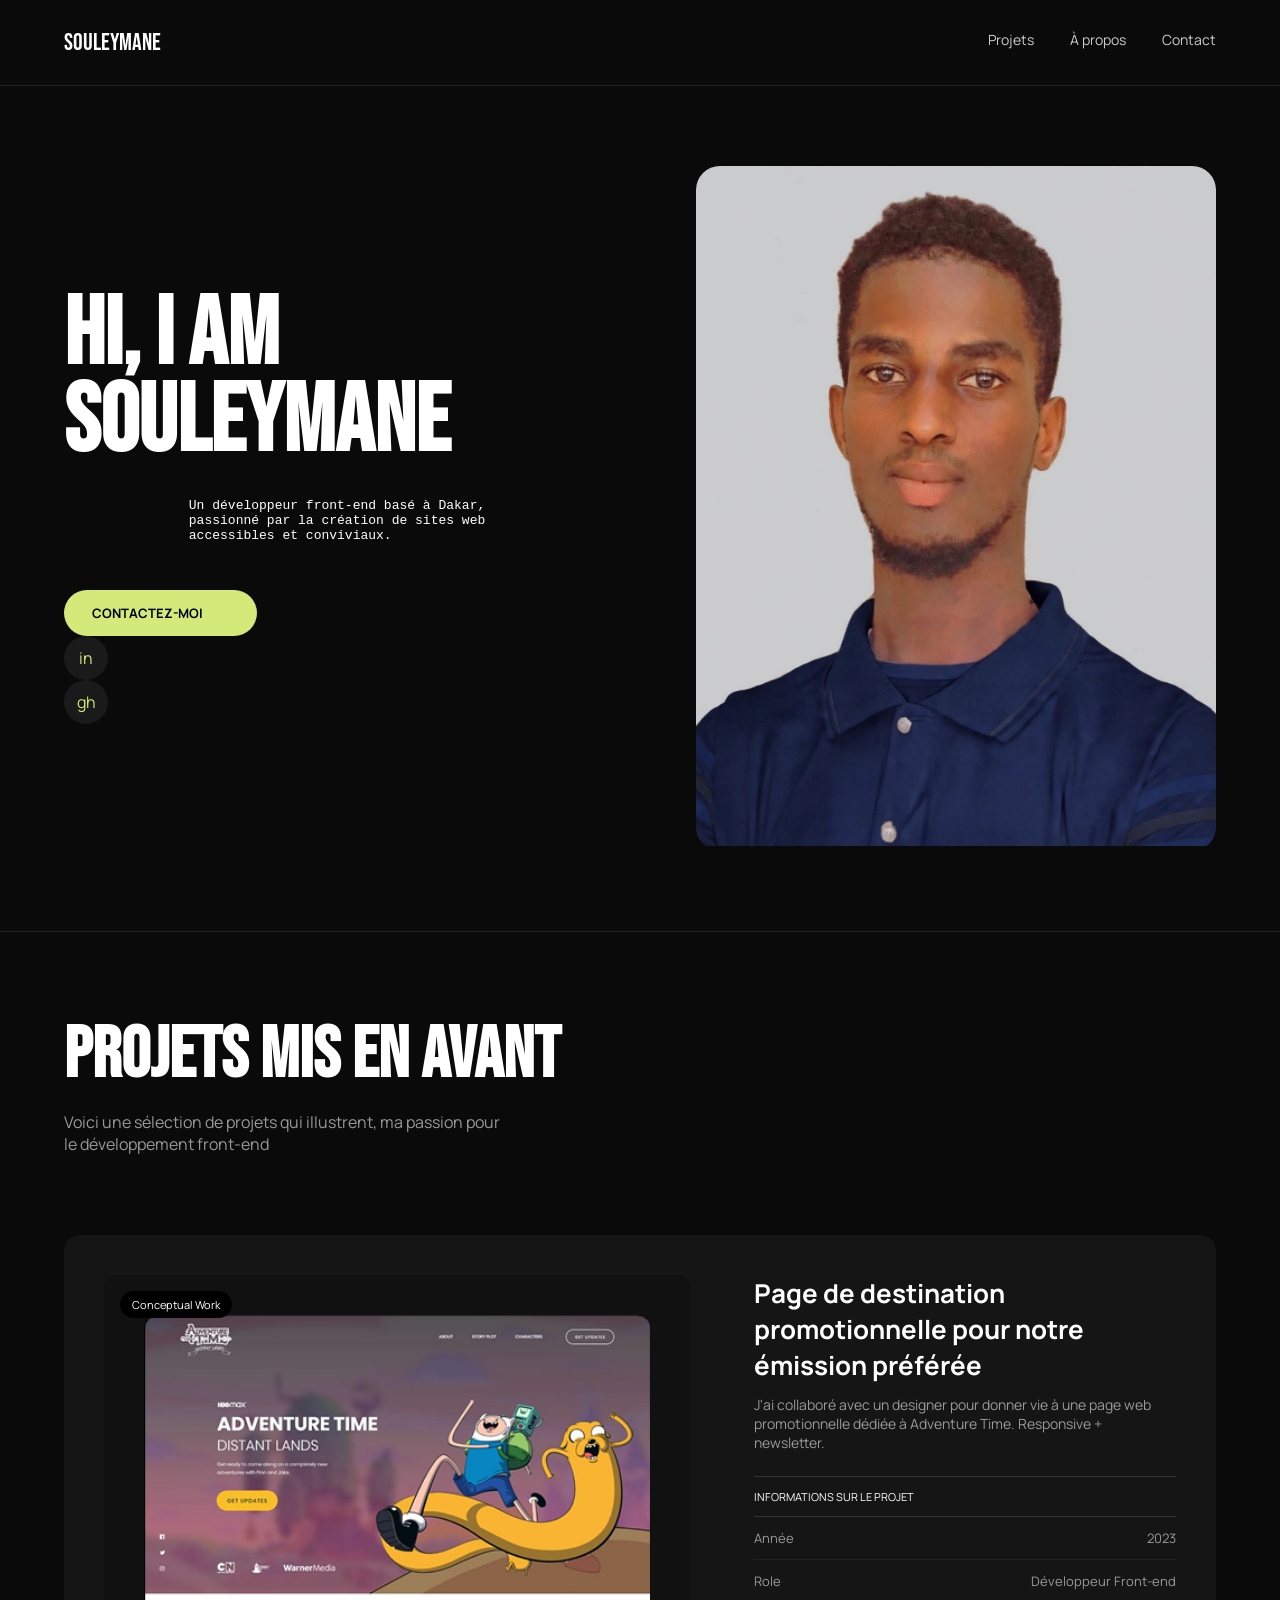
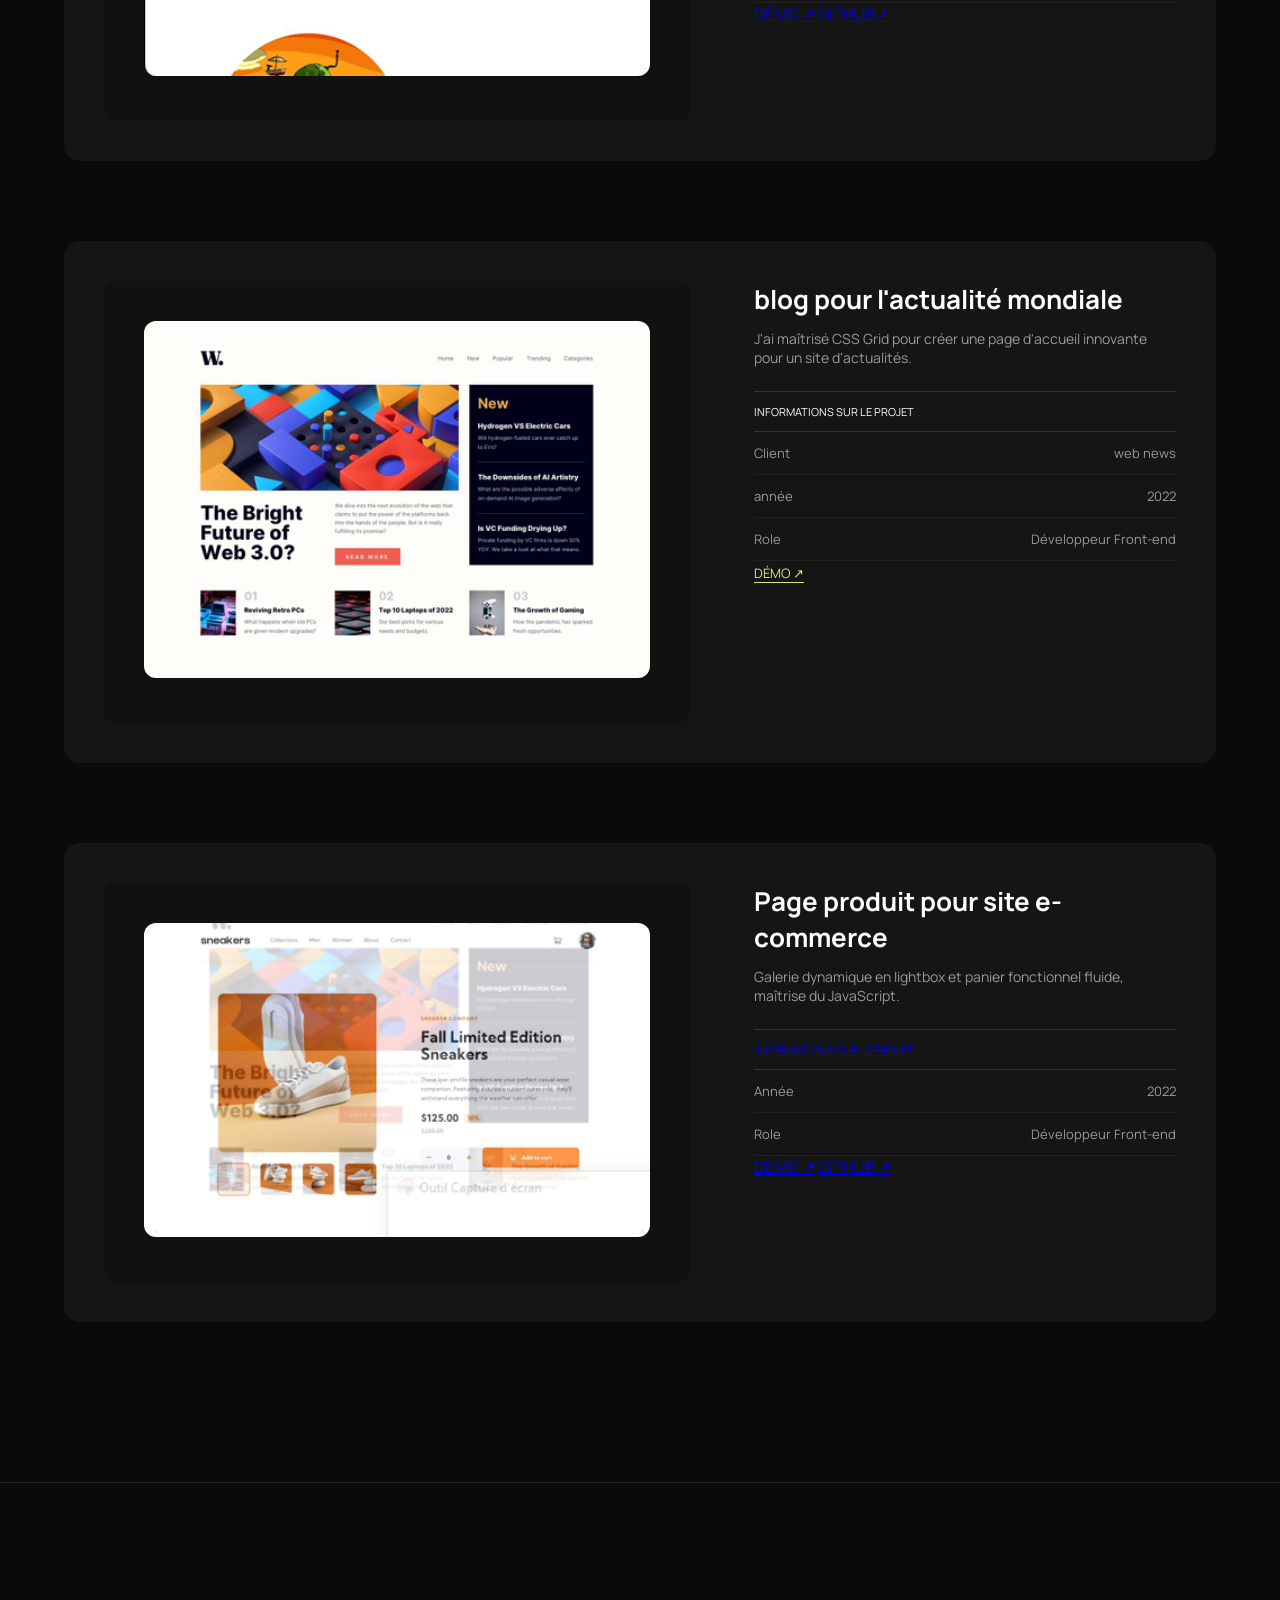
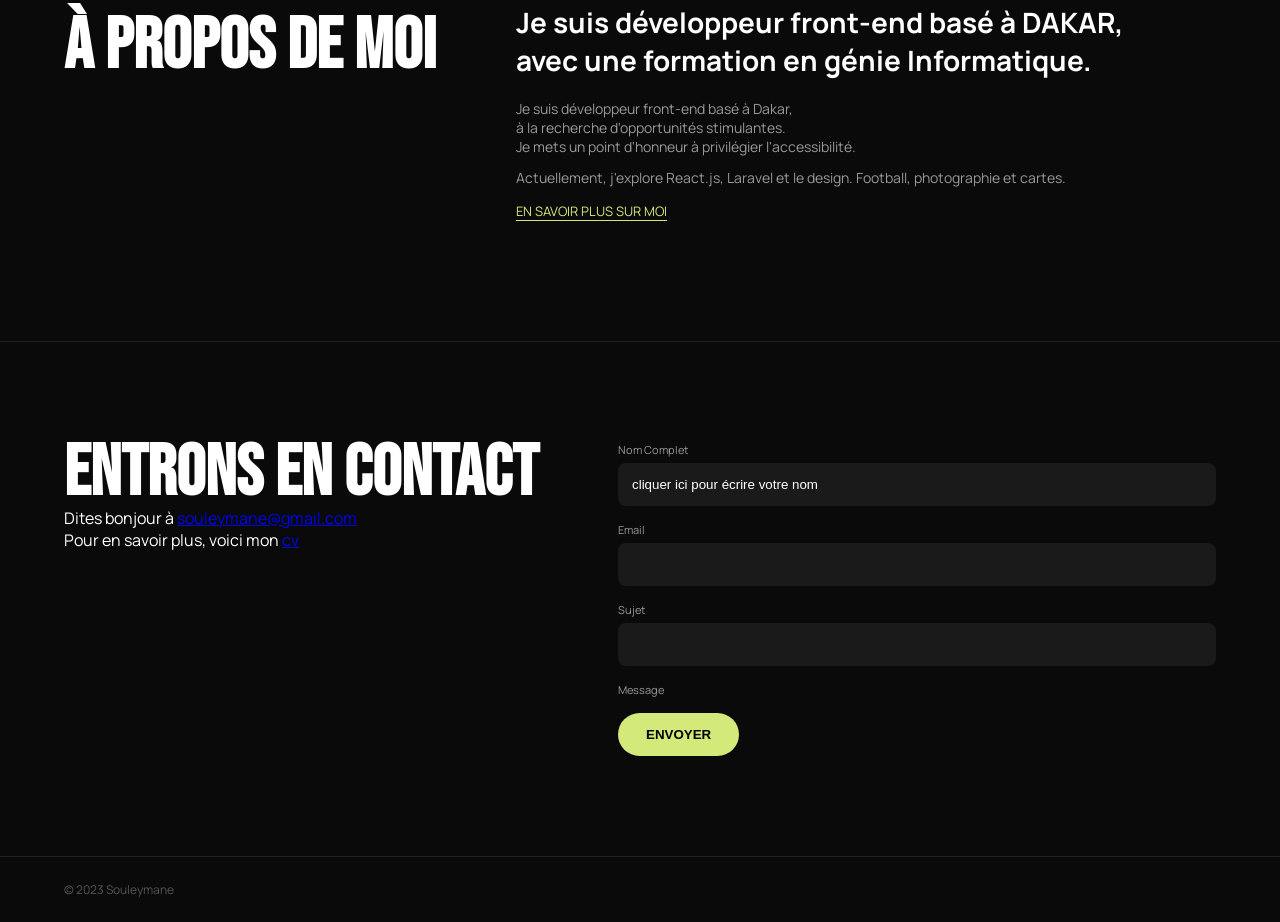
<file: index.html>
<!DOCTYPE html>
    <html lang="fr">
        <head>
    <meta charset="UTF-8"><meta name="viewport" content="width=device-width, initial-scale=1.0">
        <title>Index</title>
            <link rel="stylesheet" href="css/style.css">
       <link href="https://fonts.googleapis.com/css2?family=Bebas+Neue&family=Manrope:wght@400;500&display=swap" rel="stylesheet">
    </head>
<body>

    <header>
        <nav class="navbar">
            <div class="logo">Souleymane</div>
            <ul class="nav-links">
                <li><a href="#projets">Projets</a></li>
                    <li><a href="à propos.html">À propos</a></li>
                <li><a href="#contact">Contact</a></li>
            </ul>
        </nav>
    </header>

<section class="hero">
    <div class="hero-text">
        <h1>HI, I AM <br>
            Souleymane
        </h1> 
            <p>
                <pre>
                Un développeur front-end basé à Dakar,
                passionné par la création de sites web
                accessibles et conviviaux.
                </pre>
            </p>
      <div class="hero-btns">
         <a href="contact.html" class="btn-lime">
            CONTACTEZ-MOI 
            <span class="dot">
                <a href="#" class="btn-circle">in</a><a href="#" class="btn-circle">gh</a>
            </span></a>
      </div>
    </div>
        <div class="hero-image">
            <img src="img/4.jpg" alt="Souleymane">
        </div>
        </section>

        <section id="projets" class="projects">
        <div class="projects-header">
            <h2>PROJETS MIS EN AVANT</h2>
            <p>Voici une sélection de projets qui illustrent,
                ma passion pour le développement front-end
            </p>
        </div>

            <div class="project">
                <div class="project-img">
                    <span class="tag">Conceptual Work</span>
                      <img src="img/Adventure Time.PNG" alt="">
                </div>
                   <div class="project-info">
                       <h3>Page de destination promotionnelle pour notre émission préférée</h3>
                   <p>J'ai collaboré avec un designer pour donner vie à une page web promotionnelle
                       dédiée à Adventure Time. Responsive + newsletter.</p>
                   <div class="info-table">
                       <div class="table-title">
                           INFORMATIONS SUR LE PROJET
                       </div>
                        <div class="row">
                            <span>Année</span>
                           <span>2023</span>
                        </div>
                   <div class="row">
                       <span>Role</span>
                       <span>Développeur Front-end</span>
                   </div>
               </div>
                   <div class="project-links"><a href="#">DÉMO ↗</a>
                       <a href="#">GITHUB↗</a>
                   </div>
               </div>
            </div>

            <div class="project">
                <div class="project-img">
                    <img src="img/W..PNG" alt="">
                </div>
                <div class="project-info">
                    <h3>blog pour l'actualité mondiale</h3>
                        <p>J'ai maîtrisé CSS Grid pour créer une page 
                            d'accueil innovante pour un site d'actualités.</p>
                <div class="info-table">
                    <div class="table-title">INFORMATIONS SUR LE PROJET</div>
            <div class="row">
                    <span>Client</span>
                <span>web news</span>
            </div>
                    <div class="row">
                        <span>année</span>
                            <span>2022</span>
                    </div>
                <div class="row">
                    <span>Role</span>
                     <span>Développeur Front-end</span>
                </div>
            </div>
             <a href="#" class="link-lime">DÉMO ↗</a>
                </div>
            </div> 

        <div class="project">
            <div class="project-img">
                <img src="img/e-commerce.PNG" alt="">
            </div>
        <div class="project-info">
            <h3>Page produit pour site e-commerce</h3>
                <p>Galerie dynamique en lightbox et panier fonctionnel fluide, maîtrise du JavaScript.</p>
            <div class="info-table"><div class="table-title"><a href="projet.html">INFORMATIONS SUR LE PROJET</a></div>
            
                <div class="row">
                  <span>Année</span>
                    <span>2022</span>
                </div>
        <div class="row">
               <span>Role</span>
               <span>Développeur Front-end</span>
            </div>
        </div>
                <div class="project-links">
                        <a href="#">DEMO ↗</a>
                            <a href="#">GITHUB ↗</a>
                        </div>
                    </div>
                </div>
        </section>

    <section class="about-section">
        <div class="about-left">
            <h2>À PROPOS DE MOI</h2></div>          
        <div class="about-right">
            <h3>Je suis développeur front-end basé à DAKAR,
                 <br>avec une formation en génie Informatique.
            </h3>
                <p>Je suis développeur front-end basé à Dakar,<br>
                    à la recherche d'opportunités stimulantes.<br>
                    Je mets un point d'honneur à privilégier l'accessibilité.
                </p>
                    <p>
                        Actuellement, j'explore React.js,
                        Laravel et le design. Football,
                        photographie et cartes.<br>
                    </p>
                    
                <a href="à propos.html" class="link-lime">EN SAVOIR PLUS SUR MOI</a>
        </div>
    </section>

  <section id="contact" class="contact">
    <div class="contact-left">
        <h2>ENTRONS EN CONTACT</h2>
            <p>
               Dites bonjour à <a href="mailto:souleymane@gmail.com">souleymane@gmail.com</a>
            </p>
        <p>Pour en savoir plus, voici mon <a href="cv.html">cv</a></p>
    </div>

        <form class="contact-form">
            <label>
                Nom Complet 
                <input type="text" value="cliquer ici pour écrire votre nom">
            </label>
                        <label>
                            Email
                          <input type="email">
                        </label>
                         <label>Sujet
                           <input type="text">
                         </label>
                    <label>Message</label>

                      <button>ENVOYER</button>
                </form> 
   </section>
        <footer>© 2023 Souleymane</footer>
</body>
</html>
</file>
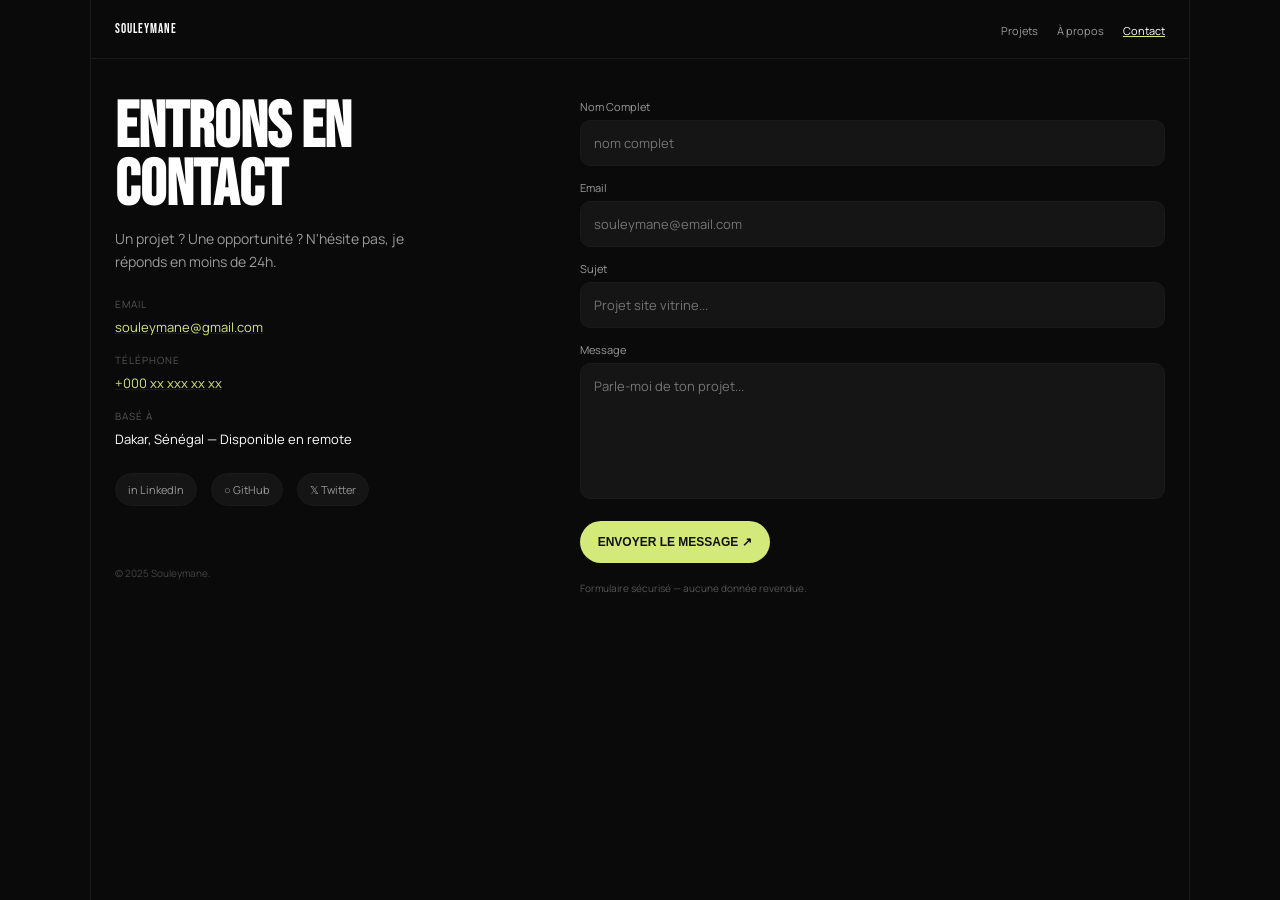
<file: contact.html>
<!DOCTYPE html>
<html lang="fr">
<head>
<meta charset="UTF-8">
<meta name="viewport" content="width=device-width, initial-scale=1.0">
<title>Contact - Souleymane</title>
<link rel="stylesheet" href="contact.css">
</head>
<body>

<header class="navbar">
  <a href="index.html" class="logo">Souleymane</a>
  <nav>
    <a href="index.html">Projets</a>
    <a href="#">À propos</a>
    <a href="contact.html" class="active">Contact</a>
  </nav>
</header>

<section class="contact">
  <div class="left">
    <h1>ENTRONS EN<br>CONTACT</h1>
    
    <p class="intro">Un projet ? Une opportunité ? N'hésite pas, je réponds en moins de 24h.</p>
    
    <div class="infos">
      <div>
        <small>Email</small>
        <a href="mailto:souleymane@gmail.com">souleymane@gmail.com</a>
      </div>
      <div>
        <small>Téléphone</small>
        <a href="tel:+000xxxxxxxxx">+000 xx xxx xx xx</a>
      </div>
      <div>
        <small>Basé à</small>
        <span>Dakar, Sénégal — Disponible en remote</span>
      </div>
    </div>

    <div class="socials">
      <a href="#">in LinkedIn</a>
      <a href="#">○ GitHub</a>
      <a href="#">𝕏 Twitter</a>
    </div>

    <small class="copy">© 2025 Souleymane.</small>
  </div>

  <form class="right" action="https://formspree.io/f/ton-id" method="POST">
    <label>Nom Complet<input type="text" name="nom" placeholder="nom complet" required></label>
    <label>Email<input type="email" name="email" placeholder="souleymane@email.com" required></label>
    <label>Sujet<input type="text" name="sujet" placeholder="Projet site vitrine..." required></label>
    <label>Message<textarea name="message" rows="6" placeholder="Parle-moi de ton projet..." required></textarea></label>
    <button type="submit" class="btn-lime">ENVOYER LE MESSAGE ↗</button>
    <p class="form-note">Formulaire sécurisé — aucune donnée revendue.</p>
  </form>
</section>

</body>
</html>
</file>
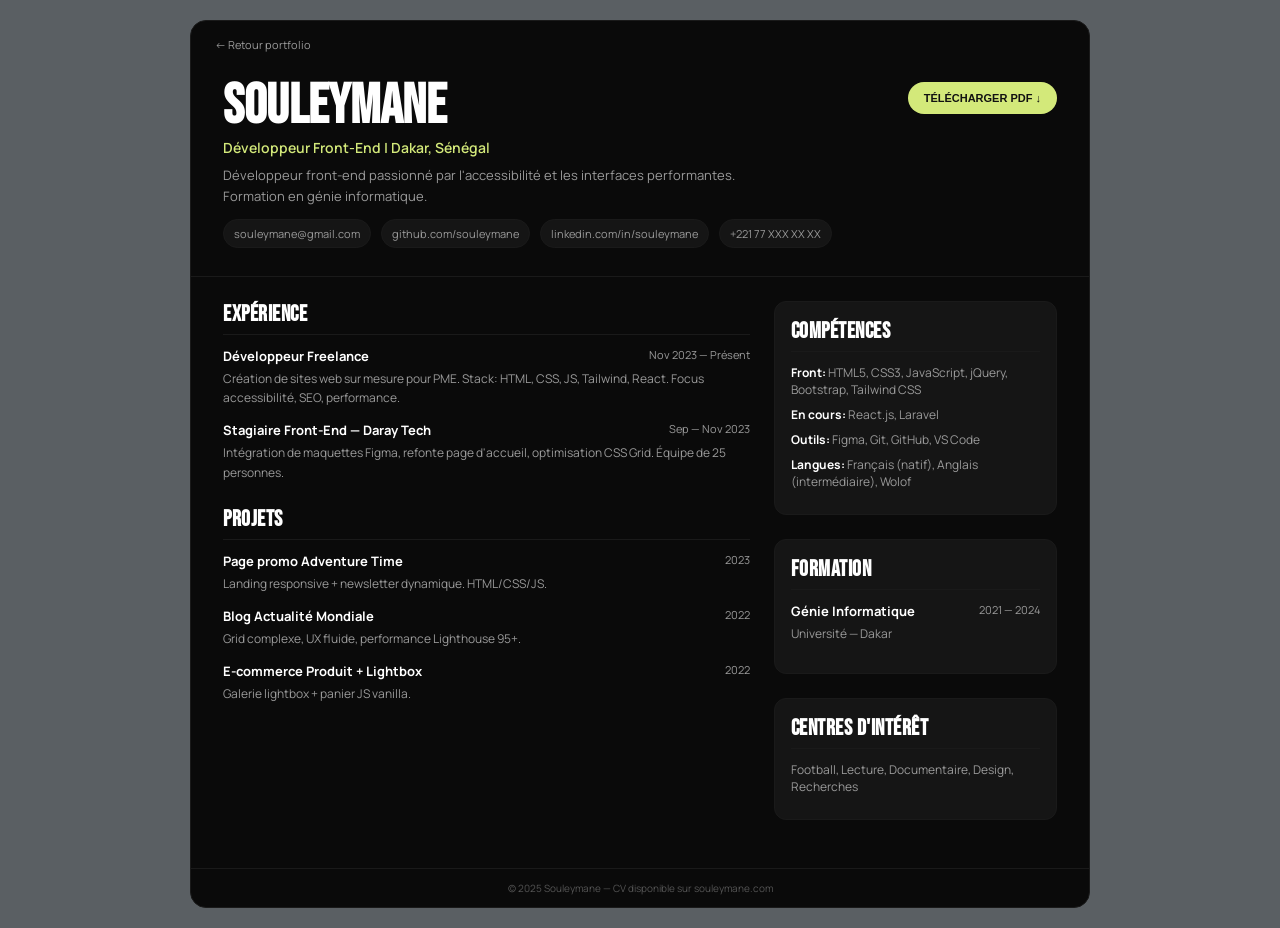
<file: cv.html>
<!DOCTYPE html>
<html lang="fr">
<head>
<meta charset="UTF-8">
<meta name="viewport" content="width=device-width, initial-scale=1.0">
<title>CV - Souleymane</title>
<link rel="stylesheet" href="cv.css">
</head>
<body>

<div class="page">
  <a href="index.html" class="back">← Retour portfolio</a>

  <header class="cv-header">
    <div>
      <h1>Souleymane</h1>
      <h2>Développeur Front-End | Dakar, Sénégal</h2>
      <p>Développeur front-end passionné par l'accessibilité et les interfaces performantes.
        Formation en génie informatique.</p>
      <div class="links">
        <span>souleymane@gmail.com</span>
        <span>github.com/souleymane</span>
        <span>linkedin.com/in/souleymane</span>
        <span>+221 77 XXX XX XX</span>
      </div>
    </div>
    <button onclick="window.print()" class="btn-lime"> TÉLÉCHARGER PDF ↓ </button>  
  </header>

  <section class="grid">
    <div class="left">
      <div class="block">
        <h3>EXPÉRIENCE</h3>
        <div class="item">
          <div class="top"><b>Développeur Freelance</b><small>Nov 2023 — Présent</small></div>
          <p>Création de sites web sur mesure pour PME. Stack: HTML, CSS, JS, Tailwind, React. Focus accessibilité, SEO, performance.</p>
        </div>
        <div class="item">
          <div class="top"><b>Stagiaire Front-End — Daray Tech</b><small>Sep — Nov 2023</small></div>
          <p>Intégration de maquettes Figma, refonte page d'accueil, optimisation CSS Grid. Équipe de 25 personnes.</p>
        </div>
      </div>

      <div class="block">
        <h3>PROJETS</h3>
        <div class="item">
          <div class="top"><b>Page promo Adventure Time</b><small>2023</small></div>
          <p>Landing responsive + newsletter dynamique. HTML/CSS/JS.</p>
        </div>
        <div class="item">
          <div class="top"><b>Blog Actualité Mondiale</b><small>2022</small></div>
          <p>Grid complexe, UX fluide, performance Lighthouse 95+.</p>
        </div>
        <div class="item">
          <div class="top"><b>E-commerce Produit + Lightbox</b><small>2022</small></div>
          <p>Galerie lightbox + panier JS vanilla.</p>
        </div>
      </div>
    </div>

    <div class="right">
      <div class="block dark">
        <h3>COMPÉTENCES</h3>
        <p><b>Front:</b> HTML5, CSS3, JavaScript, jQuery, Bootstrap, Tailwind CSS</p>
        <p><b>En cours:</b> React.js, Laravel</p>
        <p><b>Outils:</b> Figma, Git, GitHub, VS Code</p>
        <p><b>Langues:</b> Français (natif), Anglais (intermédiaire), Wolof</p>
      </div>

      <div class="block dark">
        <h3>FORMATION</h3>
        <div class="item">
          <div class="top"><b>Génie Informatique</b><small>2021 — 2024</small></div>
          <p>Université — Dakar</p>
        </div>
      </div>

      <div class="block dark">
        <h3>CENTRES D'INTÉRÊT</h3>
        <p>Football, Lecture, Documentaire, Design, Recherches</p>
      </div>
    </div>
  </section>

  <footer>© 2025 Souleymane — CV disponible sur souleymane.com</footer>
</div>

</body>
</html>
</file>
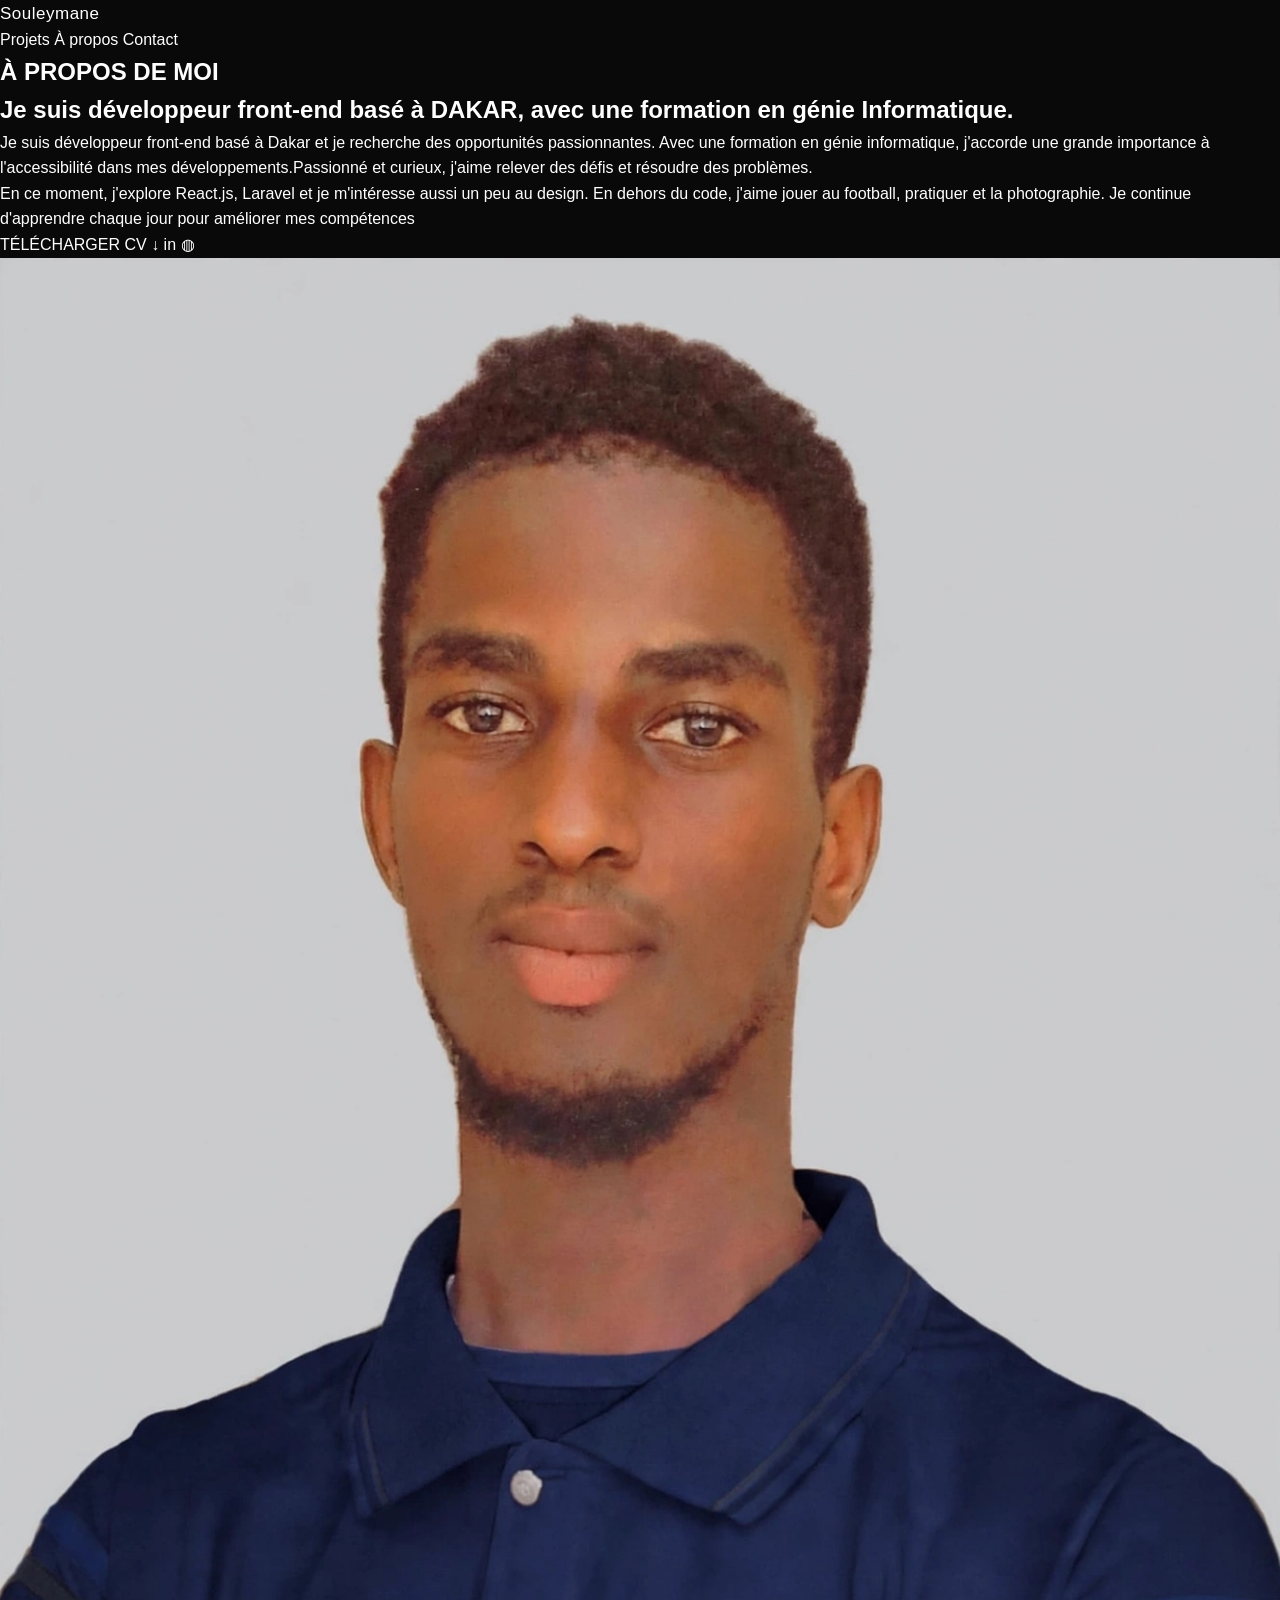
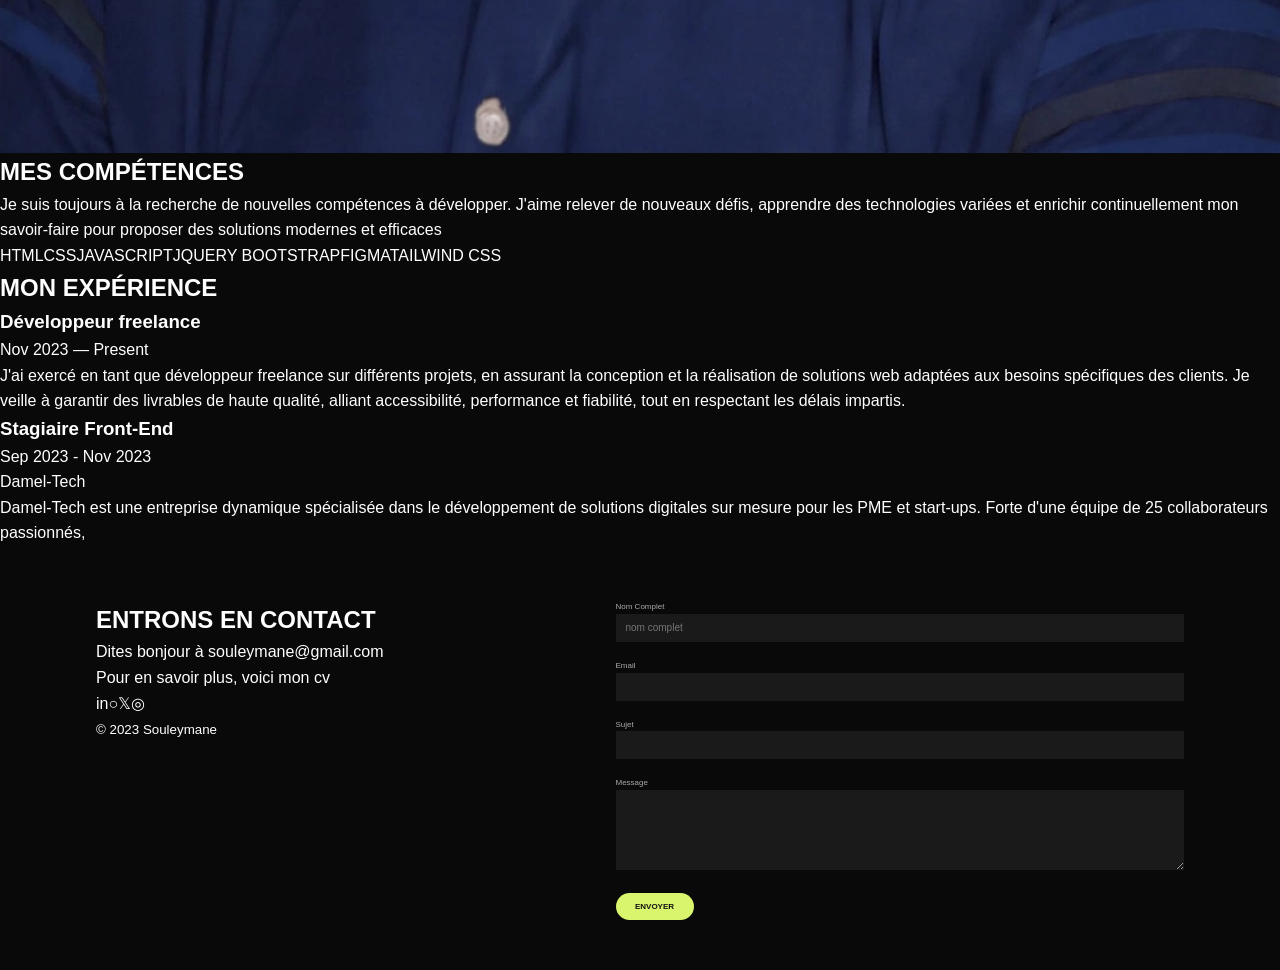
<file: projet.html>
<!DOCTYPE html>
<html lang="fr">
<head>
<meta charset="UTF-8">
<meta name="viewport" content="width=device-width, initial-scale=1.0, viewport-fit=cover">
<title>À propos -Souleymane</title>
<link rel="stylesheet" href="à propos.css">
</head>
<body>

<div class="wrap">
  <header class="navbar">
    <div class="logo">Souleymane</div>
    <nav>
      <a href="projets.html">Projets</a>
      <a href="about.html" class="active">À propos</a>
      <a href="contact.html">Contact</a>
    </nav>
  </header>

  <section class="hero">
    <div class="hero-grid">
      <h1>À PROPOS DE MOI</h1>
      <div class="hero-content">
        <h2>
            Je suis développeur front-end basé à DAKAR,
            avec une formation en génie Informatique.
        </h2>
        
        <p>
            Je suis développeur front-end basé à Dakar et je recherche des opportunités passionnantes.
            Avec une formation en génie informatique, j'accorde une grande importance à l'accessibilité
            dans mes développements.Passionné et curieux, j'aime relever des défis et résoudre des problèmes.
        </p>
        
        <p>
          En ce moment, j'explore React.js, Laravel et je m'intéresse aussi un peu au design.
          En dehors du code, j'aime jouer au football, pratiquer et la photographie.
          Je continue d'apprendre chaque jour pour améliorer mes compétences
        </p>
        
        <div class="actions">
          <a href="cv.pdf" class="btn-lime">TÉLÉCHARGER CV <span>↓</span></a>
          <a href="#" class="ico" aria-label="linkedin">in</a>
          <a href="#" class="ico" aria-label="github">◍</a>
        </div>
      </div>
    </div>
    
    <div class="hero-img">
      <img src="img/4.jpg" alt="Souleymane">
    </div>
  </section>

  <section class="row">
    <h2 class="title">MES COMPÉTENCES</h2>
    <div class="col">
      
      <p>
          Je suis toujours à la recherche de nouvelles compétences à développer.
          J'aime relever de nouveaux défis, apprendre des technologies variées
          et enrichir continuellement mon savoir-faire pour proposer des solutions modernes et efficaces
      </p>
      
      <div class="pills">
        <span>HTML</span><span>CSS</span><span>JAVASCRIPT</span><span>JQUERY</span>
        <span>BOOTSTRAP</span><span>FIGMA</span><span>TAILWIND CSS</span>
      </div>
    </div>
  </section>

  <section class="row">
    <h2 class="title">MON EXPÉRIENCE</h2>
    <div class="col">
      <div class="job">
        <div class="job-head">
          <h3>
            Développeur freelance
          </h3>
          <time>
              Nov 2023 — Present
          </time>
        </div>
        
        <p>
          J'ai exercé en tant que développeur freelance sur différents projets,
          en assurant la conception et la réalisation de solutions web adaptées aux
          besoins spécifiques des clients. Je veille à garantir des livrables de haute qualité,
          alliant accessibilité, performance et fiabilité, tout en respectant les délais impartis.
        </p>
      </div>
      
      <div class="job">
        <div class="job-head">
          <h3>
            Stagiaire Front-End
          </h3>
        <time>
          Sep 2023 - Nov 2023
        </time>
      </div>
        
        <div class="company">Damel-Tech</div>
        
        <p>
          Damel-Tech est une entreprise dynamique spécialisée dans le développement de solutions digitales
          sur mesure pour les PME et start-ups. Forte d'une équipe de 25 collaborateurs passionnés,
        </p>
        
      </div>
    </div>
  </section>

  <section class="row contact">
    <div class="contact-left">
      <h2 class="title">ENTRONS EN CONTACT</h2>
      
      <p class="mail-line">Dites bonjour à <a href="mailto:souleymane@gmail.com">souleymane@gmail.com</a><br>
        Pour en savoir plus, voici mon <a href="#">cv</a>
      </p>
      
      <div class="socials"><a href="#">in</a><a href="#">○</a><a href="#">𝕏</a><a href="#">◎</a></div>
      <small class="copy">© 2023 Souleymane</small>
    </div>
    <form class="contact-form">
      <label>Nom Complet<input type="text" placeholder="nom complet" required></label>
      <label>Email<input type="email" required></label>
      <label>Sujet<input type="text" required></label>
      <label>Message<textarea rows="5" required></textarea></label>
      <button type="submit" class="btn-lime sm">ENVOYER</button>
    </form>
  </section>
</div>

</body>
</html>
</file>
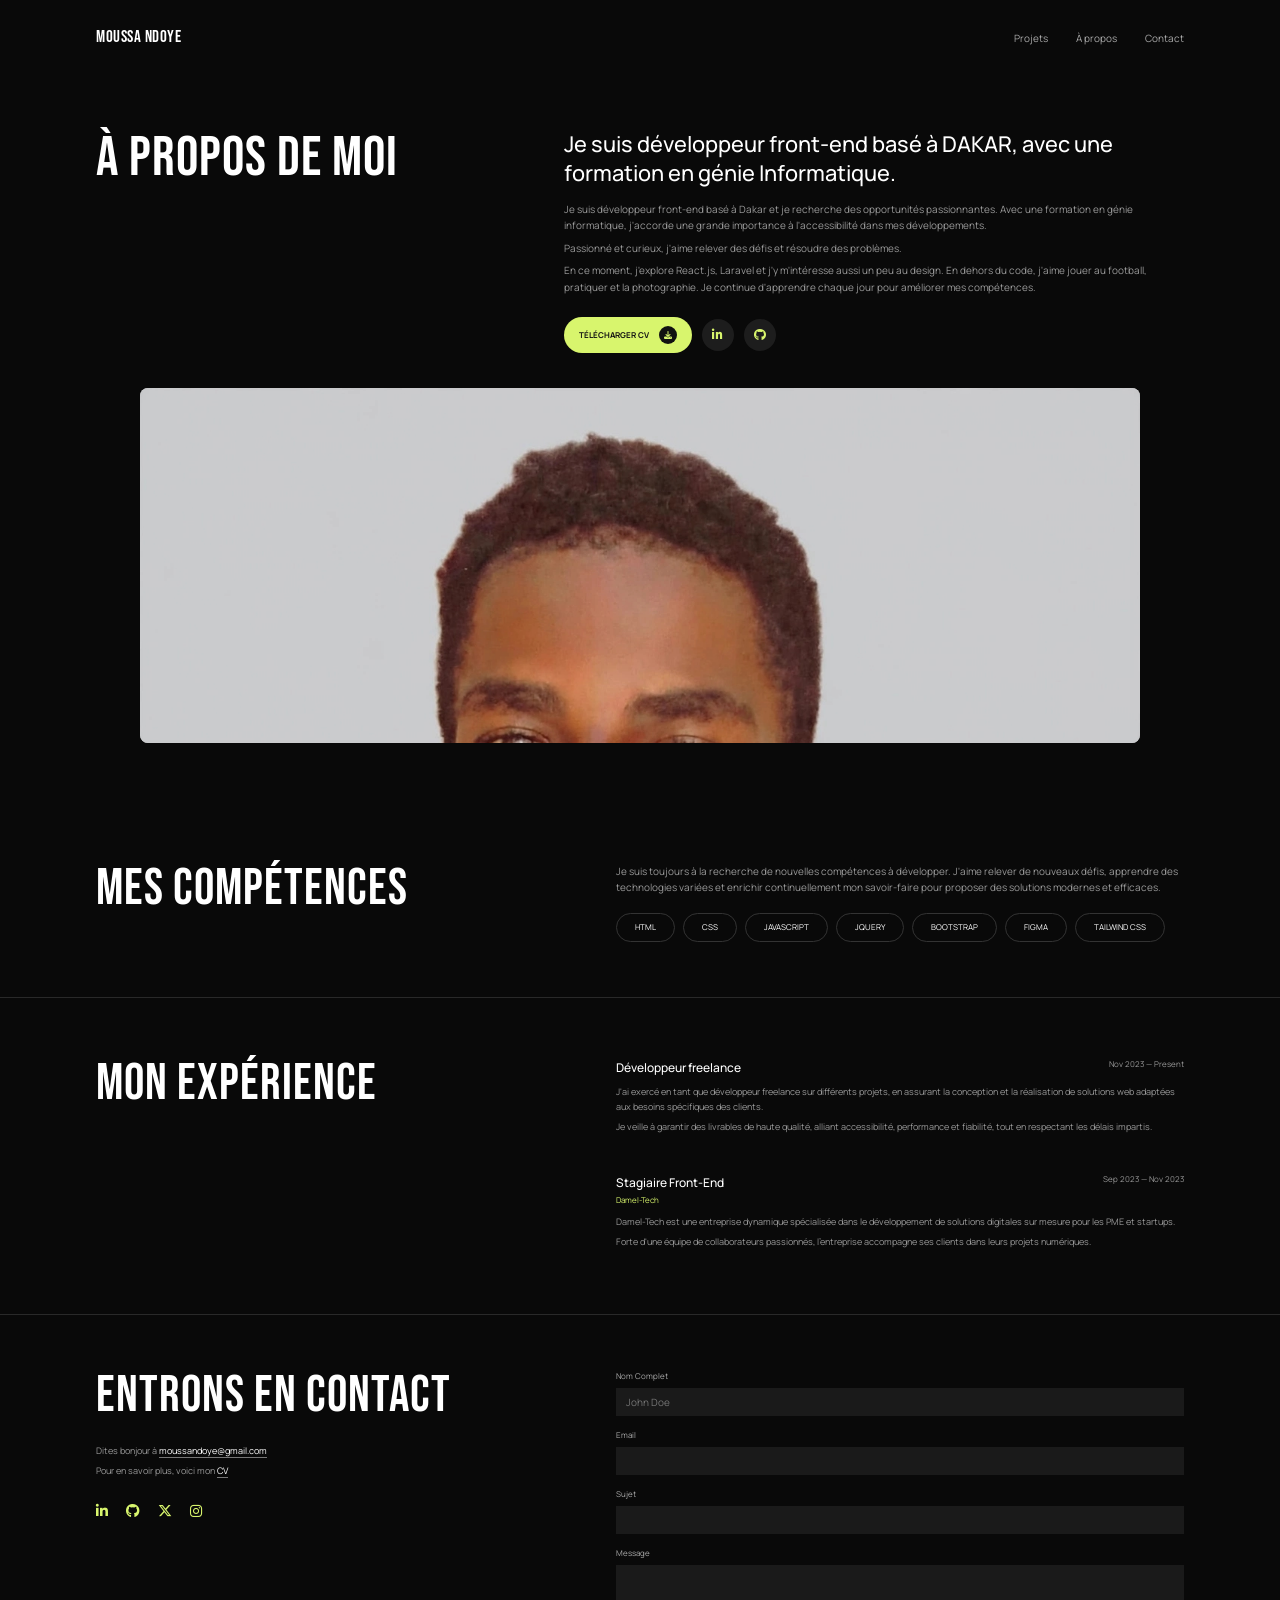
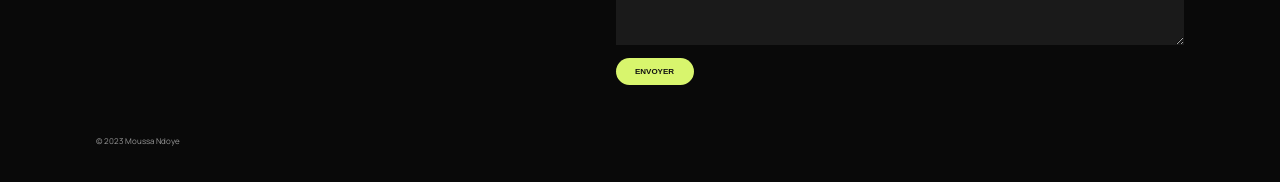
<file: à propos.html>
<!DOCTYPE html>
<html lang="fr">
<head>
    <meta charset="UTF-8">
    <meta name="viewport" content="width=device-width, initial-scale=1.0">

    <title>Portfolio - Moussa Ndoye</title>

    <link rel="stylesheet" href="à propos.css">

    <!-- Police Google -->
    <link rel="preconnect" href="https://fonts.googleapis.com">
    <link rel="preconnect" href="https://fonts.gstatic.com" crossorigin>

    <link href="https://fonts.googleapis.com/css2?family=Bebas+Neue&family=Manrope:wght@400;500;600;700&display=swap" rel="stylesheet">

    <!-- Icônes -->
    <link rel="stylesheet"
          href="https://cdnjs.cloudflare.com/ajax/libs/font-awesome/6.5.2/css/all.min.css">
</head>

<body>

    <!-- ================= HEADER ================= -->

    <header class="header">

        <a href="#" class="logo">MOUSSA NDOYE</a>

        <nav class="navigation">
            <a href="#projets">Projets</a>
            <a href="#apropos">À propos</a>
            <a href="#contact">Contact</a>
        </nav>

    </header>


    <main>

        <!-- ================= À PROPOS ================= -->

        <section class="about" id="apropos">

            <div class="about-top">

                <div class="about-title">
                    <h1>À PROPOS DE MOI</h1>
                </div>

                <div class="about-text">

                    <h2>
                        Je suis développeur front-end basé à DAKAR,
                        avec une formation en génie Informatique.
                    </h2>

                    <p>
                        Je suis développeur front-end basé à Dakar et je recherche
                        des opportunités passionnantes. Avec une formation en génie
                        informatique, j'accorde une grande importance à
                        l'accessibilité dans mes développements.
                    </p>

                    <p>
                        Passionné et curieux, j'aime relever des défis et résoudre
                        des problèmes.
                    </p>

                    <p>
                        En ce moment, j'explore React.js, Laravel et j'y
                        m'intéresse aussi un peu au design. En dehors du code,
                        j'aime jouer au football, pratiquer et la photographie.
                        Je continue d'apprendre chaque jour pour améliorer mes
                        compétences.
                    </p>

                    <div class="buttons">

                        <a href="#" class="cv-button">
                            TÉLÉCHARGER CV
                            <i class="fa-solid fa-download"></i>
                        </a>

                        <a href="#" class="social-button">
                            <i class="fa-brands fa-linkedin-in"></i>
                        </a>

                        <a href="#" class="social-button">
                            <i class="fa-brands fa-github"></i>
                        </a>

                    </div>

                </div>

            </div>


            <!-- PHOTO -->

            <div class="photo-container">

                <img src="img/4.jpg"
                     alt="Photo de Moussa Ndoye"
                     class="profile-image">

            </div>

        </section>


        <!-- ================= COMPÉTENCES ================= -->

        <section class="skills" id="projets">

            <div class="section-title">
                <h2>MES COMPÉTENCES</h2>
            </div>

            <div class="skills-content">

                <p>
                    Je suis toujours à la recherche de nouvelles compétences
                    à développer. J'aime relever de nouveaux défis, apprendre
                    des technologies variées et enrichir continuellement mon
                    savoir-faire pour proposer des solutions modernes et efficaces.
                </p>

                <div class="skills-list">

                    <span>HTML</span>
                    <span>CSS</span>
                    <span>JAVASCRIPT</span>
                    <span>JQUERY</span>
                    <span>BOOTSTRAP</span>
                    <span>FIGMA</span>
                    <span>TAILWIND CSS</span>

                </div>

            </div>

        </section>


        <!-- ================= EXPÉRIENCE ================= -->

        <section class="experience">

            <div class="section-title">
                <h2>MON EXPÉRIENCE</h2>
            </div>

            <div class="experience-content">

                <article class="experience-item">

                    <div class="experience-header">

                        <h3>Développeur freelance</h3>

                        <span>Nov 2023 — Present</span>

                    </div>

                    <p>
                        J'ai exercé en tant que développeur freelance sur
                        différents projets, en assurant la conception et la
                        réalisation de solutions web adaptées aux besoins
                        spécifiques des clients.
                    </p>

                    <p>
                        Je veille à garantir des livrables de haute qualité,
                        alliant accessibilité, performance et fiabilité,
                        tout en respectant les délais impartis.
                    </p>

                </article>


                <article class="experience-item">

                    <div class="experience-header">

                        <div>

                            <h3>Stagiaire Front-End</h3>

                            <strong>Damel-Tech</strong>

                        </div>

                        <span>Sep 2023 — Nov 2023</span>

                    </div>

                    <p>
                        Damel-Tech est une entreprise dynamique spécialisée
                        dans le développement de solutions digitales sur mesure
                        pour les PME et startups.
                    </p>

                    <p>
                        Forte d'une équipe de collaborateurs passionnés,
                        l'entreprise accompagne ses clients dans leurs
                        projets numériques.
                    </p>

                </article>

            </div>

        </section>


        <!-- ================= CONTACT ================= -->

        <section class="contact" id="contact">

            <div class="contact-info">

                <h2>ENTRONS EN CONTACT</h2>

                <p>
                    Dites bonjour à
                    <a href="mailto:moussandoye@gmail.com">
                        moussandoye@gmail.com
                    </a>
                </p>

                <p>
                    Pour en savoir plus, voici mon
                    <a href="#">CV</a>
                </p>


                <div class="contact-socials">

                    <a href="#">
                        <i class="fa-brands fa-linkedin-in"></i>
                    </a>

                    <a href="#">
                        <i class="fa-brands fa-github"></i>
                    </a>

                    <a href="#">
                        <i class="fa-brands fa-x-twitter"></i>
                    </a>

                    <a href="#">
                        <i class="fa-brands fa-instagram"></i>
                    </a>

                </div>

            </div>


            <!-- FORMULAIRE -->

            <form class="contact-form">

                <label for="nom">Nom Complet</label>

                <input type="text"
                       id="nom"
                       name="nom"
                       placeholder="John Doe">


                <label for="email">Email</label>

                <input type="email"
                       id="email"
                       name="email">


                <label for="sujet">Sujet</label>

                <input type="text"
                       id="sujet"
                       name="sujet">


                <label for="message">Message</label>

                <textarea id="message"
                          name="message"></textarea>


                <button type="submit">
                    ENVOYER
                </button>

            </form>

        </section>

    </main>


    <!-- ================= FOOTER ================= -->

    <footer>

        <p>© 2023 Moussa Ndoye</p>

    </footer>

</body>
</html>
</file>
<file: css/style.css>
*{
    margin:0;
    padding:0;
    box-sizing:border-box;
}
body{
    background:#0a0a0a;
    color:#fff;
    font-family:'Manrope',sans-serif;
}
h1,h2{
    font-family:'Bebas Neue',sans-serif;
}
.navbar{
    display:flex;
    justify-content:space-between;
    padding:28px 64px;
    border-bottom:1px solid #222;
}
.logo{
    font-family:'Bebas Neue';
    font-size:24px;
}
.nav-links{
    display:flex;
    list-style:none;
    gap:36px;
}
.nav-links a{
    color:#ccc;
    text-decoration:none;
    font-size:14px;
}
.nav-links 
a.active,.nav-links a:hover{
    color:#D3E97A;
}
.hero{
    display:flex;
    justify-content:space-between;
    align-items:center;
    padding:80px 64px;
    gap:60px;
}
.hero h1{
    font-size:96px;
    line-height:.9;
}
.hero p
{color:#999;
    max-width:500px;
    margin:16px 0 32px;
}
.btn-lime{
    background:#D3E97A;
    color:#000;
    padding:14px 28px;
    border-radius:100px;
    font-weight:700;
    font-size:13px;
    display:inline-flex;
    gap:16px;
    text-decoration:none;
}
.btn-lime .dot{
    width:10px;
    height:10px;
    background:#D3E97A;
    border-radius:50%;
}
.btn-circle{
    background:#1a1a1a;
    width:44px;
    height:44px;
    border-radius:50%;
    display:flex;
    align-items:center;
    justify-content:center;
    color:#D3E97A;
    text-decoration:none;
}
.hero-image{
    max-width:520px;
    border-radius:24px;
    overflow:hidden; 
}
.hero-image img{
    width:100%;
    height:680px;
    object-fit:cover;
}
.projects{
    padding:80px 64px;
    border-top:1px solid #222;
}
.projects-header h2{
    font-size:72px;
}
.projects-header p{
    color:#999;
    max-width:440px;
    margin-top:12px;
}
.project{
    display:flex;
    gap:64px;
    margin:80px 0;
    background:#151515;
    padding:40px;
    border-radius:16px;
}
.project-img{
    flex:1.2;
    background:#111;
    border-radius:12px;
    padding:40px;
    position:relative;
}
.project-img .tag{
    position:absolute;
    top:16px;
    left:16px;
    background:#000;
    font-size:11px;
    padding:6px 12px;
    border-radius:20px;
}
.project-img img{
    width:100%;
    border-radius:12px;
}
.project-info{
    flex:1;
}
.project-info h3{
    font-size:26px;
    margin-bottom:12px;
}
.project-info p{
    color:#999;
    font-size:14px;
    margin-bottom:24px;
}
.info-table{
    border-top:1px solid #333;
}
.table-title{
    font-size:11px;
    padding:12px 0;
    border-bottom:1px solid #333;
}
.row{
    display:flex;
    justify-content:space-between;
    padding:12px 0;
    border-bottom:1px solid #222;
    font-size:13px;
    color:#999;
}
.link-lime{
    color:#D3E97A;
    border-bottom:1px solid #D3E97A;
    text-decoration:none;
    font-size:13px;
}
.about-section{
    display:flex;
    gap:80px;
    padding:120px 64px;
    border-top:1px solid #222;
}
.about-left h2{
    font-size:72px;

}
.about-right h3{
    font-size:28px;
    margin-bottom:20px;
}
.about-right p{
    color:#999;
    margin-bottom:12px;
    font-size:14px;
}
.about-page{
    padding:80px 64px;
}
.about-page h1{
    font-size:88px;
    margin-bottom:60px;
}
.about-page-grid{
    display:flex;
    gap:80px;
}
.about-photo{
    width:100%;
    border-radius:20px;
    margin-top:20px;
}
.skills-box{
    background:#151515;
    padding:24px;
    border-radius:12px;
    margin-top:24px;
    border:1px solid #222;
}
.cta-about{
    display:flex;
    gap:16px;
    margin-top:24px;
}
.btn-outline{
    border:1px solid #333;
    padding:14px 28px;
    border-radius:100px;
    color:#fff;
    text-decoration:none;
    font-size:13px;
}
.contact{
    display:flex;
    gap:80px;
    padding:100px 64px;
    border-top:1px solid #222;
}
.contact-left h2{
    font-size:72px;
    line-height:.9;
}
.contact-form{
    flex:1;
    display:flex;
    flex-direction:column;
    gap:16px;
}
.contact-form label{
    font-size:11px;
    color:#999;
    display:flex;
    flex-direction:column;
    gap:6px;
}
.contact-form input,.contact-form textarea{
    background:#1a1a1a;
    border:none;
    padding:14px;
    border-radius:8px;
    color:#fff;
}
.contact-form button{
    background:#D3E97A;
    border:none;
    padding:14px 28px;
    border-radius:100px;
    font-weight:700;
    width:fit-content;
    cursor:pointer;
}
footer{
    padding:24px 64px;
    border-top:1px solid #222;
    color:#555;
    font-size:12px;
}
@media(max-width:900px){
    .navbar,.hero,.projects,.about-section,.contact,.about-page{
    padding:24px 20px;
    flex-direction:column;
}
.hero h1{
    font-size:48px;
}
.hero-image img{
    height:400px;
}
.project{
    flex-direction:column;
}
}

.cv-page{
    padding:80px 64px; 
}
.cv-page h1{
    font-size:88px;
    margin-bottom:40px;
}
.cv-grid{
    display:flex;gap:80px;
}
.cv-left{
    flex:1;
    background:#151515;
    padding:32px;
    border-radius:16px;
    height:fit-content;
    border:1px solid #222;
}
.cv-left h2{
    font-size:32px;
}
.role{
    color:#D3E97A;
    margin-bottom:24px;
    font-size:14px;
}
.cv-block{
    margin-bottom:32px;
}
.cv-block h3{
    font-size:14px;
    letter-spacing:1px;
    border-bottom:1px solid #333;
    padding-bottom:8px;
    margin-bottom:12px;
}
.cv-block p,.cv-block li{
    color:#999;
    font-size:14px;
    line-height:1.6;
}
.cv-block ul{
    list-style:none;
}
.exp{
    margin-bottom:20px;
}
.exp strong{
    display:block;
    color:#fff;
}
.exp span{
    font-size:12px;
    color:#D3E97A;
}
@media(max-width:900px){ 
    .cv-page{
    padding:24px 20px;
}
.cv-grid{
    flex-direction:column;
}
}
</file>
<file: contact.css>
@import url('https://fonts.googleapis.com/css2?family=Bebas+Neue&family=Manrope:wght@400;500;700&display=swap');
:root{--bg:#0a0a0a;--card:#151515;--line:#1a1a1a;--lime:#D3E97A;--muted:#9a9a9a}
*{margin:0;padding:0;box-sizing:border-box}
body{background:var(--bg);color:#fff;font-family:'Manrope',sans-serif;max-width:1100px;margin:auto;border-left:1px solid var(--line);border-right:1px solid var(--line);min-height:100vh}

.navbar{display:flex;justify-content:space-between;align-items:center;padding:18px 24px;border-bottom:1px solid var(--line)}
.logo{font-family:'Bebas Neue';font-size:13px;text-decoration:none;color:#fff;letter-spacing:1px}
.navbar nav a{font-size:11px;color:var(--muted);text-decoration:none;margin-left:16px}
.navbar nav a.active{color:#fff;text-decoration:underline;text-decoration-color:var(--lime)}

.contact{display:grid;grid-template-columns:.85fr 1.15fr;gap:32px;padding:40px 24px}
.left h1{font-family:'Bebas Neue';font-size:64px;line-height:0.9}
.intro{color:var(--muted);font-size:14px;margin:14px 0 24px;line-height:1.6;max-width:340px}

.infos{display:flex;flex-direction:column;gap:16px;margin-bottom:24px}
.infos small{display:block;font-size:10px;color:#555;text-transform:uppercase;letter-spacing:1px;margin-bottom:4px}
.infos a,.infos span{font-size:13px;color:#fff;text-decoration:none}
.infos a{color:var(--lime);text-decoration:underline;text-decoration-color:var(--line)}

.socials{display:flex;gap:14px;margin-top:20px}
.socials a{font-size:11px;color:var(--muted);text-decoration:none;border:1px solid var(--line);padding:8px 12px;border-radius:20px;background:var(--card)}
.socials a:hover{color:#fff;border-color:var(--lime)}
.copy{color:#444;font-size:10px;display:block;margin-top:60px}

.right{display:flex;flex-direction:column;gap:14px}
.right label{font-size:11px;color:var(--muted);display:flex;flex-direction:column;gap:6px}
.right input,.right textarea{background:var(--card);border:1px solid var(--line);border-radius:10px;padding:13px;color:#fff;outline:none;width:100%;font-family:'Manrope';font-size:13px}
.right input:focus,.right textarea:focus{border-color:var(--lime)}
.right textarea{resize:none}

.btn-lime{background:var(--lime);color:#111;border:none;padding:14px 18px;border-radius:24px;font-weight:700;font-size:12px;cursor:pointer;width:fit-content;margin-top:8px}
.btn-lime:hover{transform:translateY(-1px)}

.form-note{font-size:10px;color:#555;margin-top:4px}

@media(max-width:850px){
  .contact{grid-template-columns:1fr}
  .left h1{font-size:48px}
  .copy{margin-top:20px}
}
</file>
<file: cv.css>
@import url('https://fonts.googleapis.com/css2?family=Bebas+Neue&family=Manrope:wght@400;600;700&display=swap');
:root{--bg:#0a0a0a;--card:#151515;--line:#1a1a1a;--lime:#D3E97A;--muted:#9a9a9a}
*{margin:0;padding:0;box-sizing:border-box}
body{background:#5a5f63;font-family:'Manrope',sans-serif;color:#111;display:grid;place-items:center;padding:20px}

.page{background:var(--bg);color:#fff;width:100%;max-width:900px;border-radius:16px;overflow:hidden;border:1px solid var(--line)}
.back{display:inline-block;margin:16px 24px 0;font-size:11px;color:var(--muted);text-decoration:none}

.cv-header{display:grid;grid-template-columns:1fr auto;gap:20px;padding:28px 32px;border-bottom:1px solid var(--line);align-items:start}
.cv-header h1{font-family:'Bebas Neue';font-size:56px;line-height:0.9}
.cv-header h2{font-size:14px;color:var(--lime);margin:6px 0;font-weight:600}
.cv-header p{color:var(--muted);font-size:13px;margin-top:8px;max-width:520px;line-height:1.6}
.links{display:flex;flex-wrap:wrap;gap:10px;margin-top:12px}
.links span{font-size:11px;color:var(--muted);border:1px solid var(--line);padding:6px 10px;border-radius:20px;background:var(--card)}

.btn-lime{background:var(--lime);color:#111;border:none;padding:10px 16px;border-radius:20px;font-weight:700;font-size:11px;cursor:pointer}

.grid{display:grid;grid-template-columns:1.3fr .7fr;gap:24px;padding:24px 32px}
.block{margin-bottom:24px}
.block h3{font-family:'Bebas Neue';font-size:22px;letter-spacing:0.5px;margin-bottom:12px;border-bottom:1px solid var(--line);padding-bottom:6px}
.item{margin-bottom:14px}
.top{display:flex;justify-content:space-between;gap:10px}
.top b{font-size:13px}
.top small{font-size:11px;color:var(--muted)}
.item p{color:var(--muted);font-size:12px;line-height:1.6;margin-top:4px}

.block.dark{background:var(--card);border:1px solid var(--line);border-radius:12px;padding:16px}
.block.dark p{font-size:12px;margin-bottom:8px;color:var(--muted)}
.block.dark b{color:#fff}

footer{text-align:center;padding:12px;font-size:10px;color:#555;border-top:1px solid var(--line)}

@media print{
  body{background:#fff;padding:0}
  .page{border:none;border-radius:0;max-width:100%}
  .back,.btn-lime{display:none}
}

@media(max-width:800px){
  .cv-header,.grid{grid-template-columns:1fr}
}
</file>
<file: à propos.css>
/* =========================================================
   RESET
========================================================= */

* {
    margin: 0;
    padding: 0;
    box-sizing: border-box;
}

html {
    scroll-behavior: smooth;
}

body {
    background: #090909;
    color: #ffffff;
    font-family: "Manrope", sans-serif;
    line-height: 1.6;
    overflow-x: hidden;
}

a {
    color: inherit;
    text-decoration: none;
}

img {
    display: block;
    max-width: 100%;
}


/* =========================================================
   VARIABLES
========================================================= */

:root {
    --background: #090909;
    --card: #191919;
    --border: #303030;
    --white: #ffffff;
    --gray: #a6a6a6;
    --green: #d8f56d;
}


/* =========================================================
   HEADER
========================================================= */

.header {
    width: 100%;
    height: 75px;
    padding: 0 7.5%;

    display: flex;
    align-items: center;
    justify-content: space-between;
}

.logo {
    font-family: "Bebas Neue", sans-serif;
    font-size: 17px;
    letter-spacing: 0.5px;
}

.navigation {
    display: flex;
    gap: 28px;
}

.navigation a {
    color: #a9a9a9;
    font-size: 10px;
    transition: 0.3s;
}

.navigation a:hover {
    color: var(--white);
}


/* =========================================================
   SECTIONS
========================================================= */

.about,
.skills,
.experience,
.contact {
    width: 100%;
    padding-left: 7.5%;
    padding-right: 7.5%;
}


/* =========================================================
   À PROPOS
========================================================= */

.about {
    padding-top: 55px;
    padding-bottom: 60px;
}

.about-top {
    display: grid;
    grid-template-columns: 40% 60%;
    align-items: start;
}

.about-title h1,
.section-title h2,
.contact-info h2 {
    font-family: "Bebas Neue", sans-serif;
    font-weight: 400;
    letter-spacing: 1px;
    line-height: 1;
}

.about-title h1 {
    font-size: clamp(42px, 4.4vw, 64px);
}

.about-text {
    padding-left: 5%;
}

.about-text h2 {
    font-size: clamp(17px, 1.7vw, 24px);
    font-weight: 500;
    line-height: 1.35;
    margin-bottom: 12px;
}

.about-text p {
    max-width: 650px;
    color: #999999;
    font-size: 10px;
    line-height: 1.65;
    margin-bottom: 6px;
}


/* =========================================================
   BOUTONS
========================================================= */

.buttons {
    display: flex;
    align-items: center;
    gap: 10px;
    margin-top: 22px;
}

.cv-button {
    display: flex;
    align-items: center;
    gap: 10px;

    background: var(--green);
    color: #111111;

    padding: 9px 15px;
    border-radius: 25px;

    font-size: 8px;
    font-weight: 700;

    transition: 0.3s;
}

.cv-button:hover {
    transform: translateY(-2px);
}

.cv-button i {
    width: 18px;
    height: 18px;

    display: flex;
    align-items: center;
    justify-content: center;

    background: #111111;
    color: var(--green);

    border-radius: 50%;
    font-size: 8px;
}

.social-button {
    width: 32px;
    height: 32px;

    border-radius: 50%;

    display: flex;
    align-items: center;
    justify-content: center;

    background: #1d1d1d;
    color: var(--green);

    font-size: 12px;

    transition: 0.3s;
}

.social-button:hover {
    background: var(--green);
    color: #111111;
}


/* =========================================================
   PHOTO
========================================================= */

.photo-container {
    width: 92%;
    height: 355px;

    margin: 35px auto 0;

    border-radius: 8px;
    overflow: hidden;

    background: #c7c7c7;

    display: flex;
    justify-content: center;
    align-items: flex-end;
}

.profile-image {
    width: 100%;
    height: 100%;

    object-fit: cover;
    object-position: center top;

    transition: transform 0.5s ease;
}

.photo-container:hover .profile-image {
    transform: scale(1.02);
}


/* =========================================================
   COMPÉTENCES
========================================================= */

.skills {
    display: grid;
    grid-template-columns: 45% 55%;

    padding-top: 60px;
    padding-bottom: 55px;

    border-bottom: 1px solid #292929;
}

.section-title h2 {
    font-size: clamp(38px, 4vw, 54px);
}

.skills-content {
    padding-left: 5%;
}

.skills-content p {
    max-width: 600px;

    color: #999999;

    font-size: 10px;
    line-height: 1.6;

    margin-bottom: 18px;
}

.skills-list {
    display: flex;
    flex-wrap: wrap;
    gap: 8px;
}

.skills-list span {
    border: 1px solid #333333;

    padding: 7px 18px;

    border-radius: 20px;

    font-size: 8px;
    color: #ffffff;
}


/* =========================================================
   EXPÉRIENCE
========================================================= */

.experience {
    display: grid;
    grid-template-columns: 45% 55%;

    padding-top: 60px;
    padding-bottom: 60px;

    border-bottom: 1px solid #292929;
}

.experience-content {
    padding-left: 5%;
}

.experience-item {
    margin-bottom: 38px;
}

.experience-item:last-child {
    margin-bottom: 0;
}

.experience-header {
    display: flex;
    align-items: flex-start;
    justify-content: space-between;

    gap: 20px;

    margin-bottom: 8px;
}

.experience-header h3 {
    font-size: 12px;
    font-weight: 500;
}

.experience-header span {
    white-space: nowrap;

    color: #999999;
    font-size: 8px;
}

.experience-header strong {
    display: block;

    color: var(--green);

    font-size: 8px;
    font-weight: 400;

    margin-top: 2px;
}

.experience-item p {
    color: #999999;

    font-size: 9px;
    line-height: 1.65;

    margin-bottom: 5px;
}


/* =========================================================
   CONTACT
========================================================= */

.contact {
    display: grid;
    grid-template-columns: 45% 55%;

    padding-top: 55px;
    padding-bottom: 50px;
}

.contact-info h2 {
    font-size: clamp(38px, 4vw, 54px);
    margin-bottom: 22px;
}

.contact-info p {
    color: #999999;
    font-size: 9px;
    margin-bottom: 6px;
}

.contact-info p a {
    color: #ffffff;
    border-bottom: 1px solid #777777;
}

.contact-socials {
    display: flex;
    gap: 18px;
    margin-top: 22px;
}

.contact-socials a {
    color: var(--green);
    font-size: 14px;
    transition: 0.3s;
}

.contact-socials a:hover {
    transform: translateY(-3px);
}


/* =========================================================
   FORMULAIRE
========================================================= */

.contact-form {
    padding-left: 5%;

    display: flex;
    flex-direction: column;
}

.contact-form label {
    color: #aaaaaa;

    font-size: 8px;

    margin-bottom: 5px;
}

.contact-form input,
.contact-form textarea {
    width: 100%;

    background: #1a1a1a;

    border: none;
    outline: none;

    color: white;

    padding: 10px;

    margin-bottom: 13px;

    font-family: inherit;
    font-size: 10px;
}

.contact-form input {
    height: 28px;
}

.contact-form textarea {
    min-height: 80px;
    resize: vertical;
}

.contact-form input:focus,
.contact-form textarea:focus {
    outline: 1px solid var(--green);
}

.contact-form button {
    width: 78px;

    border: none;

    background: var(--green);
    color: #111111;

    padding: 9px 12px;

    border-radius: 20px;

    font-size: 8px;
    font-weight: 700;

    cursor: pointer;

    transition: 0.3s;
}

.contact-form button:hover {
    transform: translateY(-2px);
}


/* =========================================================
   FOOTER
========================================================= */

footer {
    padding: 0 7.5% 35px;
}

footer p {
    font-size: 8px;
    color: #999999;
}


/* =========================================================
   TABLETTE
========================================================= */

@media (max-width: 900px) {

    .header {
        padding: 0 5%;
    }

    .about,
    .skills,
    .experience,
    .contact {
        padding-left: 5%;
        padding-right: 5%;
    }

    .about-top,
    .skills,
    .experience,
    .contact {
        grid-template-columns: 1fr;
    }

    .about-text,
    .skills-content,
    .experience-content,
    .contact-form {
        padding-left: 0;
    }

    .about-title {
        margin-bottom: 25px;
    }

    .photo-container {
        width: 100%;
        height: 450px;
    }

    .skills-content {
        margin-top: 25px;
    }

    .experience-content {
        margin-top: 30px;
    }

    .contact-info {
        margin-bottom: 35px;
    }
}


/* =========================================================
   MOBILE
========================================================= */

@media (max-width: 600px) {

    .header {
        height: auto;

        padding-top: 22px;
        padding-bottom: 22px;

        align-items: flex-start;
    }

    .logo {
        font-size: 15px;
    }

    .navigation {
        gap: 12px;
    }

    .navigation a {
        font-size: 8px;
    }


    /* À PROPOS */

    .about {
        padding-top: 35px;
        padding-bottom: 45px;
    }

    .about-title h1 {
        font-size: 43px;
        line-height: 0.95;
    }

    .about-title {
        margin-bottom: 25px;
    }

    .about-text h2 {
        font-size: 18px;
        line-height: 1.4;
    }

    .about-text p {
        font-size: 10px;
    }


    /* PHOTO */

    .photo-container {
        width: 100%;
        height: 430px;

        margin-top: 30px;

        border-radius: 7px;
    }

    .profile-image {
        object-fit: cover;
        object-position: center top;
    }


    /* COMPÉTENCES */

    .skills {
        padding-top: 45px;
        padding-bottom: 45px;
    }

    .section-title h2 {
        font-size: 42px;
    }

    .skills-content {
        margin-top: 25px;
    }

    .skills-list span {
        padding: 7px 14px;
    }


    /* EXPÉRIENCE */

    .experience {
        padding-top: 45px;
        padding-bottom: 45px;
    }

    .experience-content {
        margin-top: 30px;
    }

    .experience-header {
        flex-direction: column;
        gap: 3px;
    }

    .experience-header span {
        order: 2;
    }


    /* CONTACT */

    .contact {
        padding-top: 45px;
        padding-bottom: 40px;
    }

    .contact-info h2 {
        font-size: 42px;
    }

    .contact-form {
        padding-left: 0;
    }

    footer {
        padding-left: 5%;
        padding-right: 5%;
    }
}


/* =========================================================
   MOBILE EN MODE PAYSAGE
========================================================= */

@media screen and (max-width: 900px) and (orientation: landscape) {

    .header {
        padding-top: 15px;
        padding-bottom: 15px;
    }

    .about {
        padding-top: 35px;
    }

    .about-top {
        grid-template-columns: 40% 60%;
    }

    .about-text {
        padding-left: 25px;
    }

    .about-title h1 {
        font-size: 42px;
    }

    .photo-container {
        width: 90%;
        height: 320px;
    }

    .skills,
    .experience,
    .contact {
        grid-template-columns: 40% 60%;
    }

    .skills-content,
    .experience-content,
    .contact-form {
        padding-left: 25px;
    }

    .section-title h2,
    .contact-info h2 {
        font-size: 40px;
    }
}


/* =========================================================
   TRÈS PETITS TÉLÉPHONES
========================================================= */

@media (max-width: 380px) {

    .navigation {
        gap: 8px;
    }

    .navigation a {
        font-size: 7px;
    }

    .about-title h1,
    .section-title h2,
    .contact-info h2 {
        font-size: 36px;
    }

    .photo-container {
        height: 360px;
    }

    .about-text h2 {
        font-size: 16px;
    }

    .cv-button {
        font-size: 7px;
    }
}
</file>
